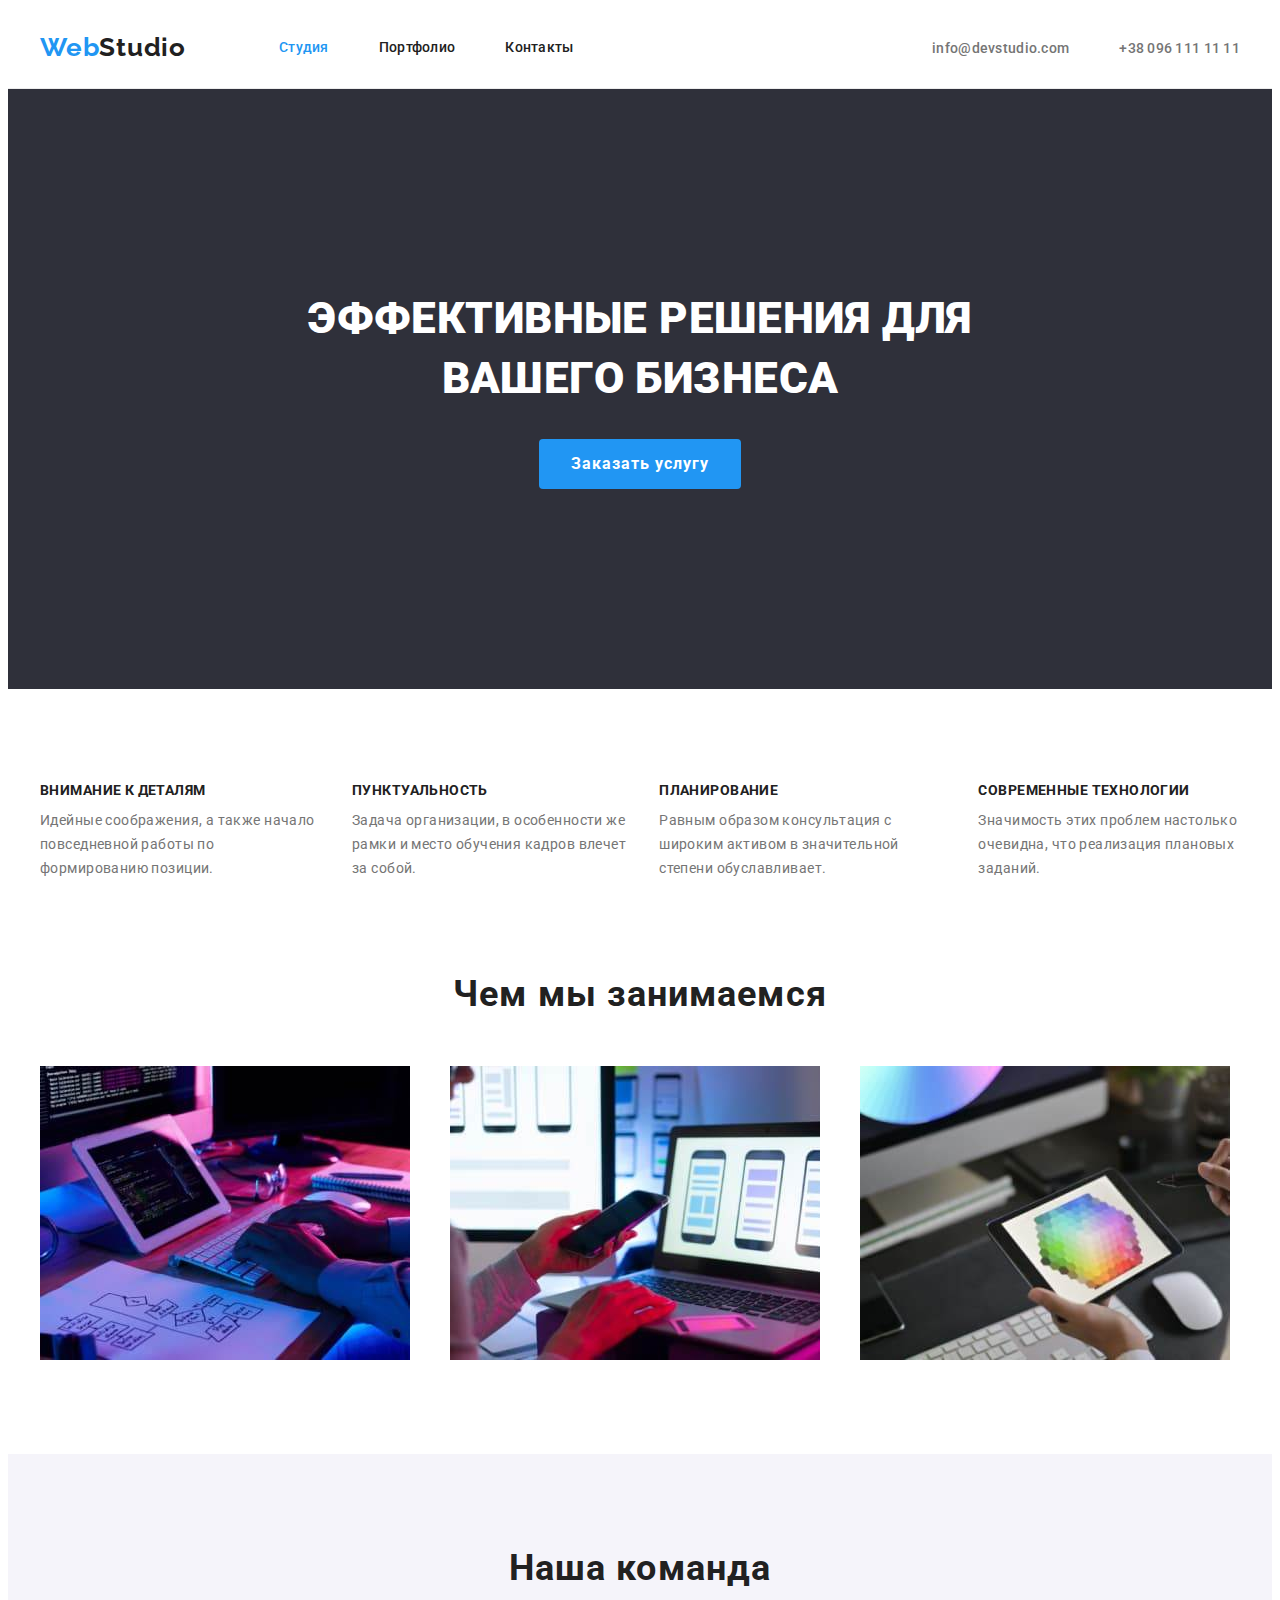
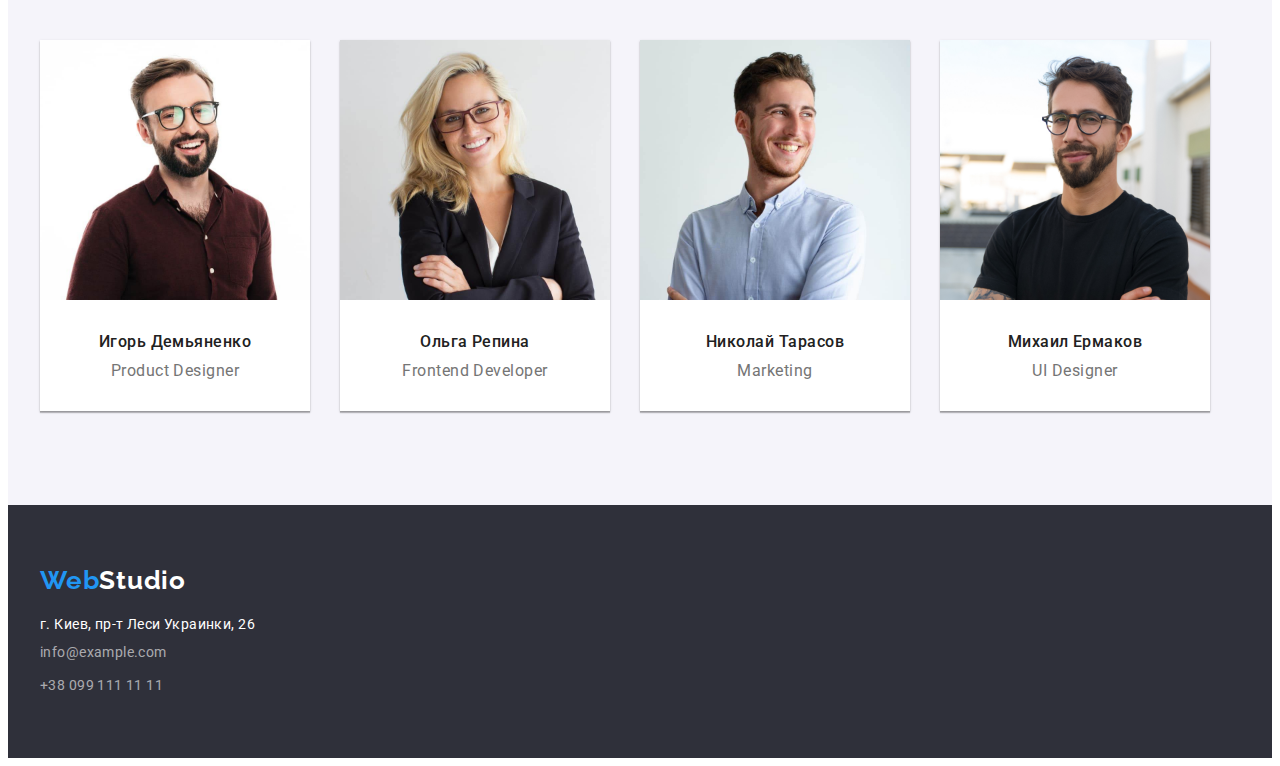
<file: index.html>
<!DOCTYPE html>
<html lang="ru">
<head>
    <meta charset="UTF-8">
    <meta http-equiv="X-UA-Compatible" content="IE=edge">
    <meta name="viewport" content="width=device-width, initial-scale=1.0">
    <link rel="preconnect" href="https://fonts.googleapis.com">
    <link rel="preconnect" href="https://fonts.gstatic.com" crossorigin>
    <link href="https://fonts.googleapis.com/css2?family=Raleway:wght@700&family=Roboto:wght@400;500;700;900&display=swap" rel="stylesheet">
    <title>WebStudio</title>
    <link rel="stylesheet" href="https://cdnjs.cloudflare.com/ajax/libs/modern-normalize/1.1.0/modern-normalize.min.css"
     integrity="sha512-wpPYUAdjBVSE4KJnH1VR1HeZfpl1ub8YT/NKx4PuQ5NmX2tKuGu6U/JRp5y+Y8XG2tV+wKQpNHVUX03MfMFn9Q==" 
     crossorigin="anonymous"
      referrerpolicy="no-referrer" />
    <link rel="stylesheet" href="./css/styles.css">
</head>
<body>
    <!-- header-two -->
    <header class="header-two">
        <div class="container"> 
     <nav class="header-two-nav">
        <a class="header-two-logo link" href=""><span class="span">Web</span>Studio</a>
      
         <ul class="header-two-list  list">
            <li class="header-two-item"><a href="./index.html" class="hesder-two-link link current "  >Студия</a></li>
            <li class="header-two-item"><a href="./portfolio.html" class="hesder-two-link link  ">Портфолио</a></li>
            <li class="header-two-item"><a href="" class="hesder-two-link link ">Контакты</a></li>
        </ul>
    </nav>
    <div class="header-connect">
        <ul class="list-contact"> 
             <li class="nav-connect" ><a class="header-two-mail link" href="milto:info@devstudio.com">info@devstudio.com</a></li>
             <li class="nav-connect"  ><a class="header-two-tel link" href="tel:+380961111111">+38 096 111 11 11</a></li>
        </ul>
    </div>
    </div>
     </header>
     <main>
         <!-- section-two -->
     <section class="section-two">
     <div class="container">
      
         <h1 class="section-two-title">Эффективные решения для вашего бизнеса</h1>
         <button  type="button" class="section-two-btn " > Заказать услугу</button>
        
        </div>
     </section>
   
    <!-- section-three -->
    <section class="section-three">
        <div class="container">
       <h2 class="visually-hidden"></h2>
       <ul class="section-three-list list">
           <li class="section-three-item">
               <h3 class="section-three-item-title">Внимание к деталям</h3>
               <p class="section-three-text">Идейные соображения, а также начало повседневной работы по формированию позиции.</p>
            </li>
           <li class="section-three-item">
               <h3 class="section-three-item-title" >Пунктуальность</h3>
               <p class="section-three-text">Задача организации, в особенности же рамки и место обучения кадров влечет за собой.</p>
           </li>
           <li class="section-three-item">
               <h3 class="section-three-item-title" >Планирование</h3>
               <p class=section-three-text>Равным образом консультация с широким активом в значительной степени обуславливает.</p>
            </li>
            <li class="section-three-item"> 
               <h3 class="section-three-item-title" >Современные технологии</h3>
               <p class="section-three-text">Значимость этих проблем настолько очевидна, что реализация плановых заданий.</p>
            </li>
       </ul>
    </div>
    </section>
    <!-- section-four -->
    <section class="section-four">
        <div class="container">
        <h2 class="section-four-title">Чем мы занимаемся</h2>
        <ul class="section-four-list list">
            <li class="section-four-item"><img class="img" src="./img/photo1.jpg" 
                alt="клавиатура" 
                width="370"
                 height="294">
            </li>
            <li class="section-four-item"><img class="img" src="./img/photo2.jpg" 
                alt="ноутбук"
                 width="370"
                  height="294">
            </li>
            <li class="section-four-item"><img class="img" src="./img/photo3.jpg"
                 alt="планшет"
                  width="370" 
                  height="294">
            </li>
        </ul>
    </div>
    </section>
    <!-- section-five -->
  
    <section class="section-five">
        <div class="container">
        <h2 class="section-five-title">Наша команда</h2>
        <ul class="section-five-list list">
            <li class="section-five-item">
                
              
                <img src="./img/img-photo-4.jpg" alt="Игорь" width="270" height="260">
           
            <div class="stn-div">
                <h3 class="stn-title link">Игорь Демьяненко</h3>
                <p lang="en" class="stn-text link">Product Designer</p>
            </div>
               
            </li>
            <li class="section-five-item">
            
               
                <img src="./img/img-photo-5.jpg" alt="Ольга" width="270" height="260">
           
            <div class="stn-div">
                <h3 class="stn-title link">Ольга Репина</h3>
                <p lang="en" class="stn-text link" >Frontend Developer</p>
            </div>
            </li>
            <li class="section-five-item">
               
                
                <img src="./img/img-photo-6.jpg" alt="Николай" width="270" height="260">
                <div class="stn-div">
                <h3 class="stn-title link">Николай Тарасов</h3>
                <p lang="en" class="stn-text link">Marketing</p>
            </div>
            </li>
       
            </li>
            <li class="section-five-item">
                <div class="photo-7">
                
                <img src="./img/img-photo-7.jpg" alt="Михаил" width="270" height="260">
                <div class="stn-div">
                <h3 class="stn-title " >Михаил Ермаков</h3>
                <p lang="en" class="stn-text ">UI Designer</p>
            </div>
           
        </li>
        </div>
            </li>
        </ul>
    </div>
    </section>
</main>
    <!-- footer-two -->
    <footer class="footer-two">
        <div class="container">
            
        <a class="footer-two-logo link" href=""><span class="span" >Web</span>Studio</a>
    
<address class="footer-two-address">
            <ul class="footer-two-list list" >
                <li class="footer-two-item" >
            <a href="https://goo.gl/maps/B1iXQjJUeeSVtzdy8" target="_blank" rel="noopener nofollow noreferrer" class="footer-two-links link" >г. Киев, пр-т Леси Украинки, 26</a> 
        </li>
            
        <li class="footer-two-item"><a href="mailto:info@example.com" class="footer-two-link link" >info@example.com</a>
        </li>
        <li class="footer-two-item">
            <a href= "tel:+380991111111" class="footer-two-link link">+38 099 111 11 11</a>
        </li>
        </ul> 
    </address>  
</div>
 </footer>
</body>
</html>
</file>
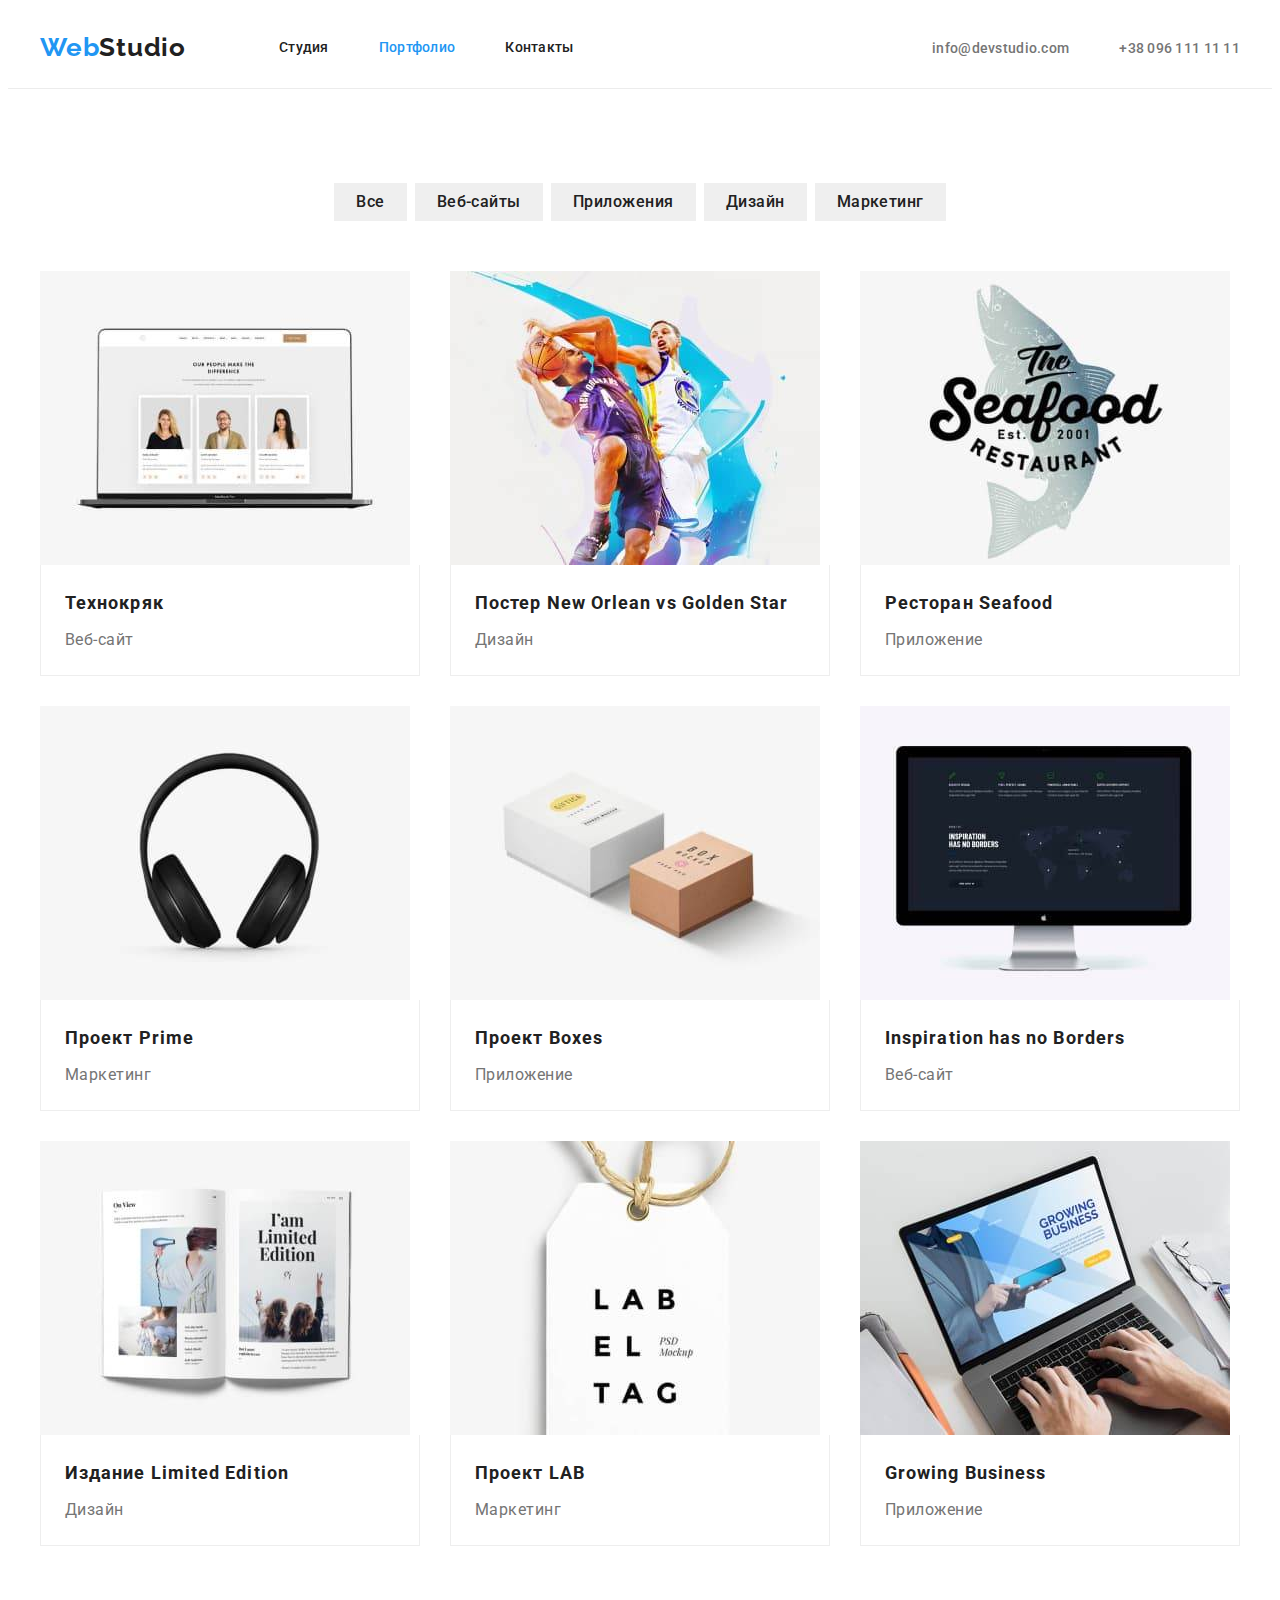
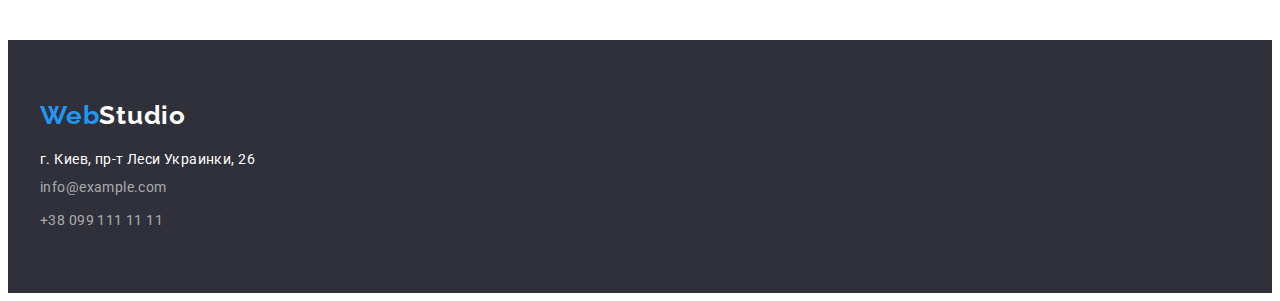
<file: portfolio.html>
<!DOCTYPE html>
<html lang="ru">
<head>
    <meta charset="UTF-8">
    <meta http-equiv="X-UA-Compatible" content="IE=edge">
    <meta name="viewport" content="width=device-width, initial-scale=1.0">
    <link rel="preconnect" href="https://fonts.googleapis.com">
<link rel="preconnect" href="https://fonts.gstatic.com" crossorigin>
<link href="https://fonts.googleapis.com/css2?family=Raleway:wght@700&family=Roboto:wght@400;500;700;900&display=swap" rel="stylesheet">
    <title >Портфолио</title>
    <link rel="stylesheet" href="https://cdnjs.cloudflare.com/ajax/libs/modern-normalize/1.1.0/modern-normalize.min.css"
     integrity="sha512-wpPYUAdjBVSE4KJnH1VR1HeZfpl1ub8YT/NKx4PuQ5NmX2tKuGu6U/JRp5y+Y8XG2tV+wKQpNHVUX03MfMFn9Q==" 
     crossorigin="anonymous"
      referrerpolicy="no-referrer" />
    <link rel="stylesheet" href="./css/styles.css">
</head>
<body>
    
    <header class="heder">
        <div class="container">
            <nav class="header-nav ">
         <a class="header-logo link" href=""><span class="span">Web</span>Studio</a>
    
     <ul class="header-list list">
         <li class="header-item "><a href="./index.html" class="header-link link  ">Студия</a></li>
         <li class="header-item"><a href="./portfolio.html" class="header-link link current ">Портфолио</a></li>
         <li class="header-item"><a href="" class="header-link link ">Контакты</a></li>
                 
    </ul> 
         </nav>
         <div class="header-connect">
         <ul class="list-contact">
             <li class="nav-connect"><a class="header-mail link" href="mailto:info@devstudio.com">info@devstudio.com</a></li>
             <li class="nav-connect"><a class="header-tel link" href="tel:+380961111111">+38 096 111 11 11</a></li>
             
         </ul>
        </div>
        </div>
    </header  >
    <main>
    <section class="section">
        <div class="container">
            <h1 class="visually-hidden"></h1>
            <ul class="section-list list">
                <li class="section-item"><button type="button" class="section-btn"> Все</button></li>     
                <li class="section-item"><button type="button" class="section-btn " >Веб-сайты</button></li>
                <li class="section-item"><button type="button" class="section-btn ">Приложения</button></li>
                <li class="section-item"><button type="button" class="section-btn">Дизайн</button></li>
                <li class="section-item"><button type="button" class="section-btn">Маркетинг</button></li>
            </ul>   
        
         <ul class="section-list-list list">
             <li class="section-one-list">
                 <a href="" class="link">
                    <img class="img" src="./img/img1.jpg" 
                 alt="ноутбук" 
                 width="370"
                  height="294">   
                  <div class="one-text">
                 <h2 class="section-one-link ">  Технокряк</h2>
                 <p class="section-one-text link" >Веб-сайт</p>
                  </div>
                </a>
            </li>
             <li class="section-one-list">
               <a href="" class="link"> 
                    <img class="img"  src="./img/img2.jpg"
                  alt="волейболисты"
                  width="370"
                  height="294">
                  <div class="one-text">
                <h2 class="section-one-link">Постер New Orlean vs Golden Star</h2>
                 <p class="section-one-text">Дизайн</p>
                </div>
                 </a> 
               
            </li>
             <li class="section-one-list">
              <a href="" class="link">  
                  <img class="img" src="./img/img3.jpg" 
                 alt="морское судно"
                 width="370" 
                 height="294" >
                 <div class="one-text">
                 <h2  class="section-one-link">Ресторан Seafood</h2>
                 <p class="section-one-text">Приложение</p> 
                 </div>
                </a> 
                </li>
             <li class="section-one-list">
              <a href="" class="link"> 
                  <img  class="img" src="./img/img4.jpg" 
                 alt="наушники" 
                 width="370" 
                 height="294">
                 <div class="one-text">
                 <h2  class="section-one-link">Проект Prime</h2>
                 <p class="section-one-text">Маркетинг</p> 
                </div>
                </a> 
                </li>
             <li class="section-one-list">
              <a href="" class="link"> 
                    <img class="img"  src="./img/img5.jpg" 
                 alt="коробки" 
                 width="370" 
                 height="294">
                 <div class="one-text">
                <h2  class="section-one-link">Проект Boxes</h2>
                <p class="section-one-text">Приложение</p>
            </div>
            </a> 
                </li>
             <li class="section-one-list">
              <a href=""  class="link"> 
                   <img class="img" src="./img/img6.jpg" 
                 alt="монитор" 
                 width="370" 
                 height="294" >
                 <div class="one-text">
                 <h2  class="section-one-link">Inspiration has no Borders </h2>
                 <p class="section-one-text">Веб-сайт</p> 
                </div>
                </a> 
                </li>
             <li class="section-one-list">
              <a href="" class="link"> 
                    <img class="img"  src="./img/img7.jpg" 
                 alt="книга" 
                 width="370" 
                 height="294">
                 <div class="one-text">
                 <h2  class="section-one-link">Издание Limited Edition</h2>
                 <p class="section-one-text">Дизайн</p>
                </div>
                </a> 
                </li>
             <li class="section-one-list">
              <a href="" class="link">  
                   <img class="img" src="./img/img8.jpg" 
                 alt="карточка " 
                 width="370" 
                 height="294">
                 <div class="one-text">
                 <h2  class="section-one-link">Проект LAB</h2>
                 <p class="section-one-text">Маркетинг</p>
                </div>
                 </a> 
                </li>
             <li class="section-one-list">
               <a href="" class="link"> 
                    <img class="img" src="./img/img9.jpg" 
                 alt="печатают на ноутбуке" 
                 width="370" 
                 height="294">
                 <div class="one-text">
                <h2  class="section-one-link">Growing Business</h2>
                 <p class="section-one-text">Приложение</p> 
                </div>
                </a> 
                </li>
         </ul>
        </div>
     </section>
</main>
  <footer class="footer">
      <div class="container">
          
      <a class="footer-logo link" href=""><span class="span">Web</span>Studio</a >
      <address class="footer-address">
          <ul class="footer-list list">
              <li class="footer-item"><a href="https://goo.gl/maps/B1iXQjJUeeSVtzdy8" class="footer-links link">г. Киев, пр-т Леси Украинки, 26</a>  </li> 
              <li class="footer-item"><a href="mailto:" class="footer-link link">info@example.com</a></li>
              <li class="footer-item"><a href="tel:+380991111111" class="footer-link link">+38 099 111 11 11</a></li>
          </ul>
      </address>
    </div>
  </footer>
</body>
</html>
</file>
<file: css/styles.css>
:root{
    --title-color: #212121;
    --main-title-color:#757575;
    --hover-footer-color:#2196F3;
    --fonfocus-color: #FFFFFF;
}

h1, h2, h3, p, ul{
    margin: 0 ;
    padding: 0;

}
body {
    font-family: "Roboto", sans-serif;
    font-size: 14px;
    letter-spacing: 0.03em;
    color: #757575;
    background-color:#FFFFFF; 
}
.container{
    width: 1200px;
    margin: 0 auto;
    padding-left: 15px;
    padding-right: 15px;

}


                         /* header */
.header-logo{
font-family: 'Raleway';
font-style: normal;
font-weight: 700;
font-size: 26px;
line-height: 1.19;
letter-spacing: 0.03em;
color:var(--title-color); 
margin-right: 93px;
padding-top: 24px ;
padding-bottom: 25px ;

}
.header-two-logo {
    font-family: 'Raleway';
    font-style: normal;
    font-weight: 700;
    font-size: 26px;
    line-height: 1.19;
    letter-spacing: 0.03em;
    color:var(--title-color); 
    margin-right: 93px;
    padding-top: 24px ;
    padding-bottom: 25px ;
    }
.span{
    color:var(--hover-footer-color) ; 
}
.header-list{
    display: flex;
    padding: 0;
    margin: 0;
   
}
.header-two-list{
    display: flex;
    padding: 0;
    margin: 0;
    
}
.header-two-item{
    margin-right: 50px;
    
}
.header-two-item:last-child{
    margin-right: 0;
}
.header-item:last-child{
    margin-right: 0;}
.header-item{
    margin-right: 50px;
}
.heder .container{
    display: flex;
    align-items: center;
   
   
  
}
.heder{
    border-bottom: 1px solid #ECECEC; 
}
.header-two{
    border-bottom: 1px solid #ECECEC;    
}
.header-nav{
display: flex;
align-items: center;
}
.header-two .container{
   
    display: flex;
    align-items: center;   
}


.header-two-nav{
    display: flex;
    align-items: center;
}
.header-two-mail{
    

}

.header-link {
 font-weight: 500; 
 line-height: 1.14;
 letter-spacing: 0.02em;
 color:var(--title-color) ;
display: block;
 padding-top: 32px;
 padding-bottom: 32px;
 
 }

.link{
text-decoration: none;


}
.header-mail, .header-tel   
{
font-weight: 500;
line-height: 1.14;
letter-spacing: 0.02em;
color:var(--main-title-color) ;
}
.header-mail:hover  {
    color:var(--hover-footer-color) ;
}
.header-mail:focus{
    color:var(--hover-footer-color) ;
}
.header-tel:hover{
    color:var(--hover-footer-color);
}
.header-tel:focus {
    color:var(--hover-footer-color) ;
}
.header-two-logo::content{
background: #2196F3;
    
}

.header-link:hover
{
    color: var(--hover-footer-color) ;

}
.header-link:focus
{
    color: var(--hover-footer-color);  
}

.header-mail link
{
    font-weight: 500;
    line-height: 1.14;
    letter-spacing: 0.02em;
    color:var(--main-title-color) ; 
  
}
.header-tel
 {
    font-weight: 500;
    line-height: 1.14;
    letter-spacing: 0.02em;
    color:var(--main-title-color) ;
    
}
.list-contact{
  list-style: none;
  
   display: flex;
}
.header-connect{
    margin-left: auto;
}
.nav-connect{
    margin-right: 50px;
}
.nav-connect:last-child{
    margin: 0;
}
.list{
    list-style: none ;

    align-items: center;
   margin: 0;
    padding: 0;
}
                                 /* section */
.section-btn
{
    font-family: inherit;
font-weight: 500;
font-size: 16px;
line-height: 1.62;
text-align: center;
letter-spacing: 0.03em;
color:var(--title-color) ;

padding:  6px 22px 6px 22px;
border: none;
}
.section-item{
    margin-right: 8px ;
}
.section-item:last-child{
    margin: 0;
}
.section-list{
 display: flex;
   margin-bottom: 50px;
justify-content: center;
}
.section-one-link{
    margin-bottom: 4px;
}
.section-list-list{
    display: flex;
    flex-wrap: wrap;
    margin-bottom: -30px;
    margin-left: -30px;
    
}
 .section-one-list {
    flex-basis: calc(100% / 3 - 30px);
    margin-left: 30px;
    margin-bottom: 30px;
    
background: #FFFFFF;

 }

.stn{ color: #212121;
text-align: center;
margin-bottom: 20px;
padding-top: 20px;
}
.section-btn:hover
{
    background: #2196F3;
    color:var(--fonfocus-color) ;
}
.section-btn:focus
{
    background: #2196F3; 
    color:var(--fonfocus-color) ;
  

}
                    /*section-one  */


.section-three{
   padding-top: 94px;
   padding-top: 94px;
}
.section-one-link
{
font-weight: 700;
font-size: 18px;
line-height: 2.00;
letter-spacing: 0.06em;
color:var(--title-color) ;
}
.section-one-text
{
font-size: 16px;
line-height: 1.88;
letter-spacing: 0.03em;
color:var(--main-title-color) ;
}
.section-three-title{
    text-align: center;
    padding-top: 0px;
    margin-bottom: 50px;
}
.section-three-list {
    display: flex;
    margin-left: -30px;
   
}

.section-three-item{
  
    flex-basis:calc((100% -90) / 4);
    margin-left: 30px;
}
.section-four-title{
    text-align: center;
  margin-bottom: 50px;
}
.section-four-list {
    display: flex;
    margin-top: 50px;
    margin-left:-30px ;
  
}
.section-four-item{
    
    flex-basis: calc(100% / 3 - 30px);
    margin-left: 30px;
    display: block;
    max-width: 100% ;
    height: auto;
}

    

.section-five-title{
    text-align: center;
    
}
.section-five-list{
    display: flex;
    margin-top: 50px;
    margin-left: -30px;
}
                        /* footer */
.footer-link
{
 font-weight: 400;
line-height: 1.71;
letter-spacing: 0.03em;
color:rgba(255, 255, 255, 0.6);



}


.footer, .footer-two
{
padding-bottom: 60px;
padding-top: 60px;
    background: #2F303A;

}
.footer-two-address{
    margin-top: 20px;
}
.footer-address{
    margin-top: 20px;
    font-style: normal;
}
   
.footer-logo{
font-family: 'Raleway';
font-style: normal;
font-weight: 700;
font-size: 26px;
line-height: 1.19;
letter-spacing: 0.03em;
color:var(--title-color) ; 
color:#FFFFFF ;

}


                  /* header-two */

    
 .hesder-two-link{
    font-weight: 500; 
    line-height: 1.14;
    letter-spacing: 0.02em;
    color:var(--title-color);
  display: block;
  padding-top: 32px;
  padding-bottom: 32px;
 }
 .footer-item{
     margin-bottom: 9px;
     font-style: normal;
     
 }
 .footer-item:last-child{
    margin: 0;
}


 .hesder-two-link:hover {
    color: var(--hover-footer-color);
 }
 .hesder-two-link :focus{
    color:var(--hover-footer-color) ;

 }
 .header-two-mail, .header-two-tel   
{
font-weight: 500;
line-height: 1.14;
letter-spacing: 0.02em;
color:var(--main-title-color) ;
}
.header-two-mail:hover{
    color:var(--hover-footer-color) ; 
}
.header-two-mail:focus{
    color:var(--hover-footer-color) ; 
}
.header-two-tel:hover{
    color:var(--hover-footer-color);
}   
.header-two-tel:focus{
    color:var(--hover-footer-color); 
}
           /* section */
.section{
padding-top: 94px;
padding-bottom: 94px;
        }
             /* section-two */
 
 
  .section-two {
    
    text-align:center;   
    background-color:#2F303A; 
    padding-top: 200px;
    padding-bottom: 200px;
    margin: 0 auto;
  }
  
  
  .current{ 
   color: var(--hover-footer-color);
  }
 
  
 
.section-two-title{
    
    font-weight: 900;
    font-size: 44px;
    line-height: 1.36;
    color:var(--fonfocus-color) ; 
   text-transform: uppercase;
   max-width: 696px;
  margin: 0 auto;
   
}
.section-two-btn{
font-family: 'Roboto';
font-style: normal;
font-weight: 700;
font-size: 16px;
line-height: 1.88;
letter-spacing: 0.06em;
color:var(--fonfocus-color) ;
margin-top: 30px;
background-color: #2196F3;
border: none;
padding: 10px 32px 10px 32px;
border-radius: 4px;
}

         /*  section-three */
.section-three-title{
    font-weight: 700;
    font-size: 36px;
    line-height: 1.16;
    letter-spacing: 0.03em;
    color: #212121;
 }
 .visually-hidden{
    text-align: center;
    position: absolute; 
    width: 1px; 
    height: 1px; 
    margin: -1px; 
    border: 0; 
    padding: 0; 
    white-space: nowrap; 
    clip-path: inset(100%); 
    clip: rect(0 0 0 0); 
    overflow: hidden;  
  
}
 .section-three-item-title{
    font-weight: 700;
    font-size: 14px;
    line-height: 1.14;
    letter-spacing: 0.03em;
    color:var(--title-color);
    margin-bottom: 10px;
    
    text-transform: uppercase;
 }
 .section-three-text{
    font-weight: 400;
    font-size: 14px;
    line-height: 1.71;
    letter-spacing: 0.03em;
    color:var(--main-title-color);
    margin-right: 30px;
     margin: 0 auto;
 }
                    /* section-four */
.section-four {
    
    padding-bottom: 94px;
    padding-top: 0px;
}
.section-three{
    padding-bottom: 94px;
}
.section-five {
  padding-top: 94px;
  padding-bottom: 94px;
  background: #F5F4FA;
  
}
.section-five-item {
flex-basis:calc((100% -90) / 4);
margin-left: 30px;
text-align: center;
background: #FFFFFF;
box-shadow: 0px 1px 3px rgba(0, 0, 0, 0.12), 0px 1px 1px rgba(0, 0, 0, 0.14), 0px 2px 1px rgba(0, 0, 0, 0.2);

}

.img{
    display: block;
    max-width: 100% ;
    height: auto;
}
 .section-four-title{
    font-weight: 700;
    font-size: 36px;
    line-height: 1.16;
    letter-spacing: 0.03em;
    color:var(--title-color) ; 
 }
 
           /*  section-five-title*/
.section-five-title{
font-weight: 700;
font-size: 36px;
line-height: 1.16;
letter-spacing: 0.03em;
margin-bottom: 50px;
color:var(--title-color)
}
.one-text{
    border-left: 1px solid #EEEEEE  ;
    border-right: 1px solid #EEEEEE ;
    border-bottom: 1px solid #EEEEEE ;
 padding: 20px 24px 20px 24px;

}
.stn-title{
 font-weight: 500;
font-size: 16px;
line-height: 1.18;
letter-spacing: 0.03em;
color: #212121;
margin: 0px auto 10px auto;
}
.stn-text{
    font-weight: 400;
font-size: 16px;
line-height: 1.18;
letter-spacing: 0.03em;
color: var(--main-title-color) ;
margin: 0px auto 0px 0px;
}
.stn-txt:last-child{
    margin: 0;
}
.stn-div{
    padding-top: 30px ;
    padding-bottom: 30px;
}
         /* footer-two */
.footer-two-logo{
font-family: 'Raleway';
font-style: normal;
font-weight: 700;
font-size: 26px;
line-height: 1.19;
letter-spacing: 0.03em;
margin-top: 444px;
 color:#FFFFFF ;
padding-left: 0px;
}
.footer-two-link
{
 font-weight: 400;
line-height: 1.71;
letter-spacing: 0.03em;
color:rgba(255, 255, 255, 0.6);
;
}

.footer-two-item{
    margin-bottom: 9px;
    font-style: normal;
    
}
.footer-two-item:last-child{
    margin: 0;
}

.footer-two-links{
    color:#FFFFFF;
}
.footer-links{
    color:#FFFFFF; 
}
</file>
